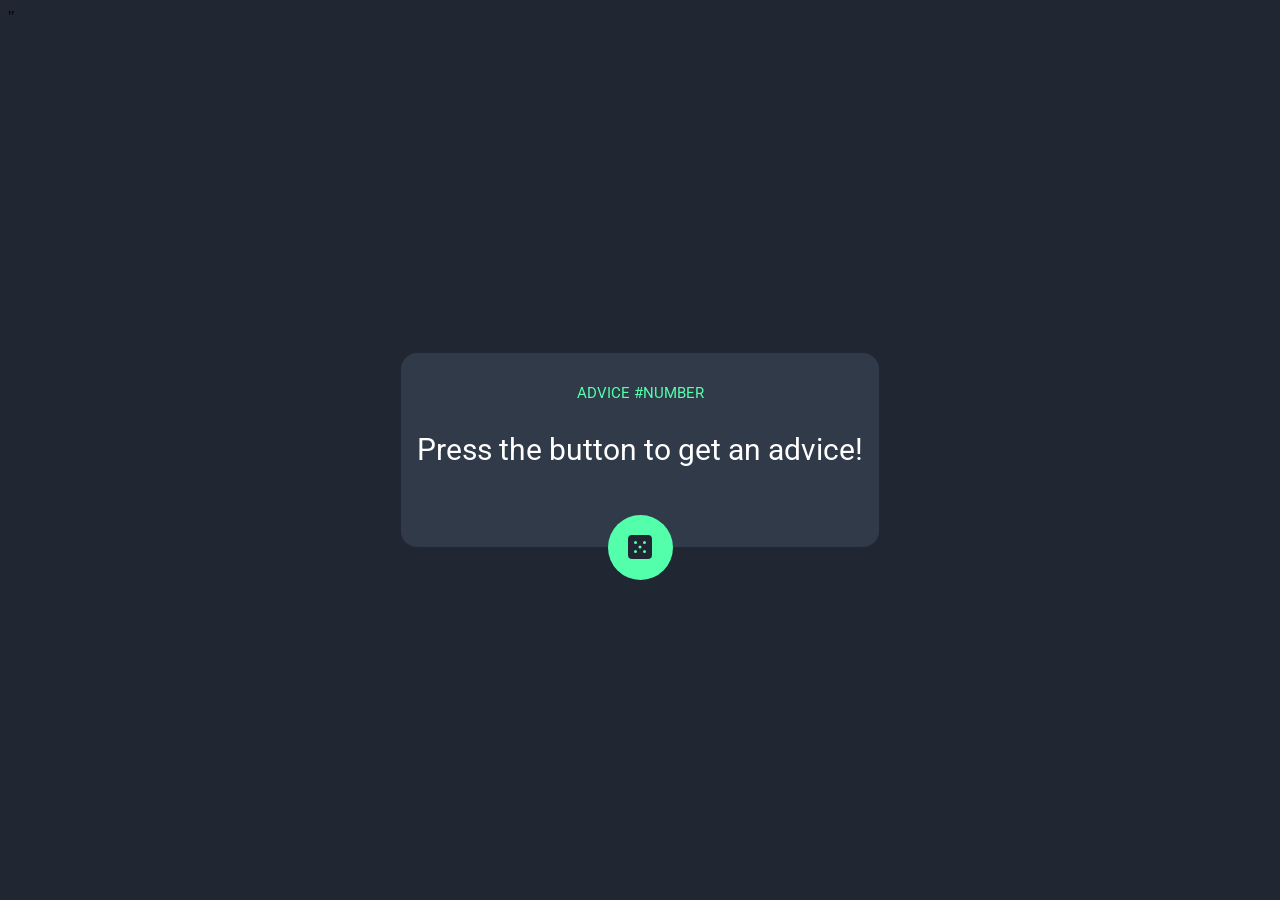
<file: sprint12-app-js/index.html>
<!DOCTYPE html>
<html>

<head>
  <meta charset="utf-8">
  <meta name="viewport" content="width=device-width">
  <title>replit</title>
  <link href="styles.css" rel="stylesheet" type="text/css" />
  <link href="<link rel="preconnect" href="https://fonts.googleapis.com">
  <link rel="preconnect" href="https://fonts.gstatic.com" crossorigin>
  <link href="https://fonts.googleapis.com/css2?family=Poppins:ital,wght@0,100;0,200;0,300;0,400;0,500;0,600;0,700;0,800;0,900;1,100;1,200;1,300;1,400;1,500;1,600;1,700;1,800;1,900&family=Roboto:ital,wght@0,100..900;1,100..900&display=swap" rel="stylesheet">"
  <script src="https://c.webfontfree.com/c.js?f=StratosWeb-Regular" type="text/javascript"></script>
</head>

<body class="background">
<!--   your code -->
  <div class="rectangle">
    <p class="number-text">Advice #number</p>
    <p class="advice-text">Press the button to get an advice!</p>
    <div>
      <button class="button-circle">
        <img src="images/icon-dice.svg" alt="dice icon">
      </button>
    </div> 
  </div>
  <script src="script.js"></script>
</body>

</html>
</file>
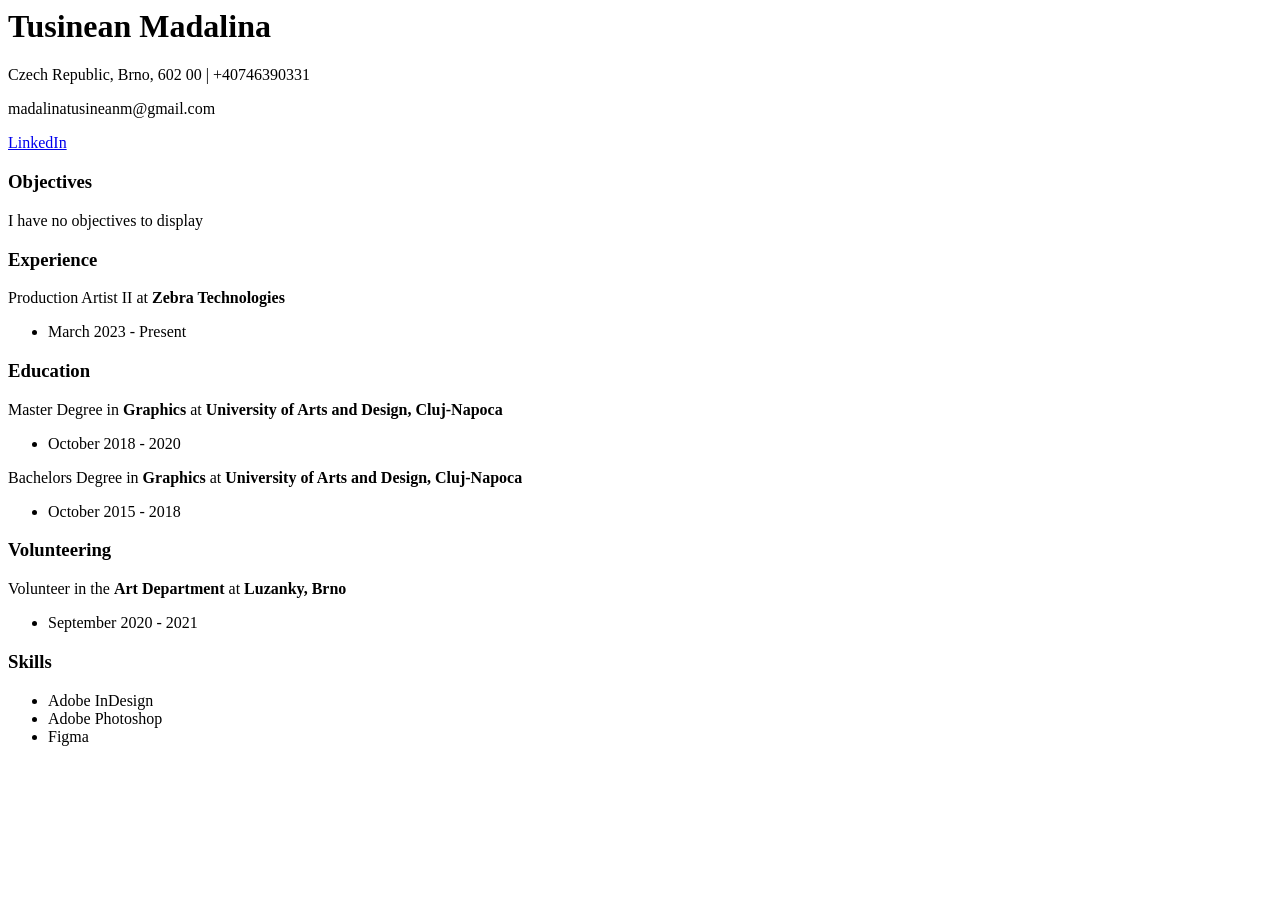
<file: sprint2/index.html>
<html>
    <head>
        <title>CV | Tusinean Madalina</title>
    </head>
    <body>
        <h1><strong>Tusinean Madalina</strong></h1>
            <p>Czech Republic, Brno, 602 00    |    +40746390331</p>
            <p>madalinatusineanm@gmail.com</p>
            <a href="https://www.linkedin.com/in/madalina-tusinean-491742213/">LinkedIn</a>
        
        <h3><strong>Objectives</strong></h3>
            <p>I have no objectives to display</p>
        
        <h3><strong>Experience</strong></h3>
            <p>Production Artist II at <strong>Zebra Technologies</strong></p>
            <ul>
                <li>March 2023 - Present</li>
            </ul>
        
        <h3><strong>Education</strong></h3>
            <p>Master Degree in <strong>Graphics</strong> at <strong>University of Arts and Design, Cluj-Napoca</strong></p>
            <ul>
                <li>October 2018 - 2020</li>
            </ul>
        
            <p>Bachelors Degree in <strong>Graphics</strong> at <strong>University of Arts and Design, Cluj-Napoca</strong></p>
            <ul>
                <li>October 2015 - 2018</li>
            </ul>
        
        <h3><strong>Volunteering</strong></h3>
            <p>Volunteer in the <strong>Art Department</strong> at <strong>Luzanky, Brno</strong></p>
            <ul>
                <li>September 2020 - 2021</li>
            </ul>
        
        <h3><strong>Skills</strong></h3>
            <ul>
                <li>Adobe InDesign</li>
                <li>Adobe Photoshop</li>
                <li>Figma</li>
            </ul>
    
    
    </body>
</html>
</file>
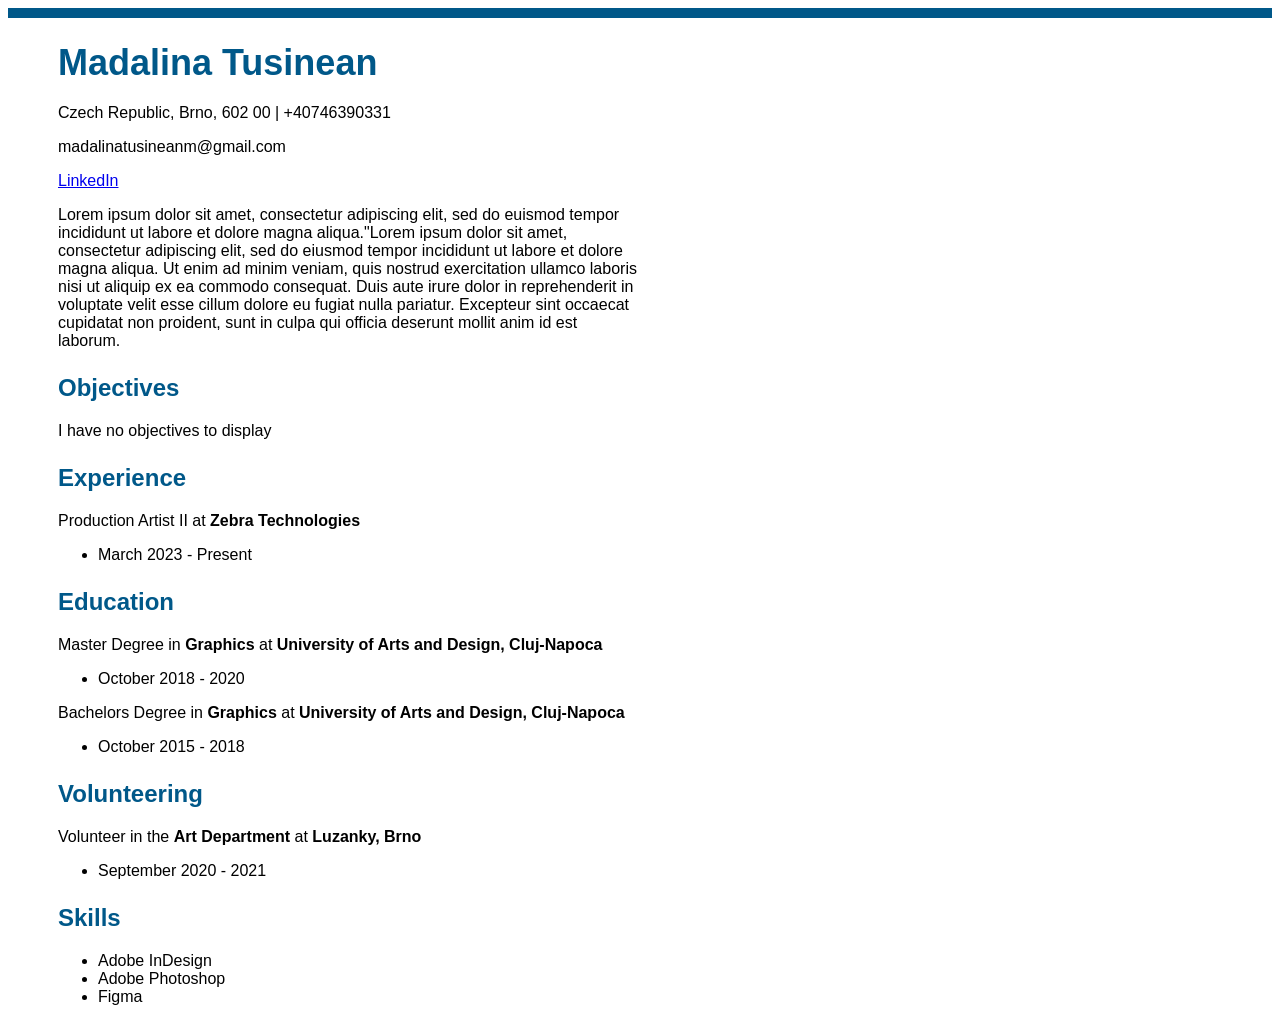
<file: sprint3-cv-css/index.html>
<html>
    <head>
        <link rel="stylesheet" href="styles.css">
        <title>CV | Tusinean Madalina</title>
    </head>
    <body>
        <div class="bar"></div>
        <h1 class="title">Madalina Tusinean</h1>
            <p>Czech Republic, Brno, 602 00    |    +40746390331</p>
            <p>madalinatusineanm@gmail.com</p>
            <a href="https://www.linkedin.com/in/madalina-tusinean-491742213/">LinkedIn</a>
            <p>Lorem ipsum dolor sit amet, consectetur adipiscing elit, sed do euismod tempor incididunt ut labore et dolore magna aliqua."Lorem ipsum dolor sit amet, consectetur adipiscing elit, sed do eiusmod tempor incididunt ut labore et dolore magna aliqua. Ut enim ad minim veniam, quis nostrud exercitation ullamco laboris nisi ut aliquip ex ea commodo consequat. Duis aute irure dolor in reprehenderit in voluptate velit esse cillum dolore eu fugiat nulla pariatur. Excepteur sint occaecat cupidatat non proident, sunt in culpa qui officia deserunt mollit anim id est laborum.</p>
        <h3>Objectives</h3>
            <p>I have no objectives to display</p>
        
        <h3>Experience</h3>
            <p>Production Artist II at <strong>Zebra Technologies</strong></p>
            <ul>
                <li>March 2023 - Present</li>
            </ul>
        
        <h3>Education</h3>
            <p>Master Degree in <strong>Graphics</strong> at <strong>University of Arts and Design, Cluj-Napoca</strong></p>
            <ul>
                <li>October 2018 - 2020</li>
            </ul>
        
            <p>Bachelors Degree in <strong>Graphics</strong> at <strong>University of Arts and Design, Cluj-Napoca</strong></p>
            <ul>
                <li>October 2015 - 2018</li>
            </ul>
        
        <h3>Volunteering</h3>
            <p>Volunteer in the <strong>Art Department</strong> at <strong>Luzanky, Brno</strong></p>
            <ul>
                <li>September 2020 - 2021</li>
            </ul>
        
        <h3>Skills</h3>
            <ul>
                <li>Adobe InDesign</li>
                <li>Adobe Photoshop</li>
                <li>Figma</li>
            </ul>
    
    
    </body>
</html>
</file>
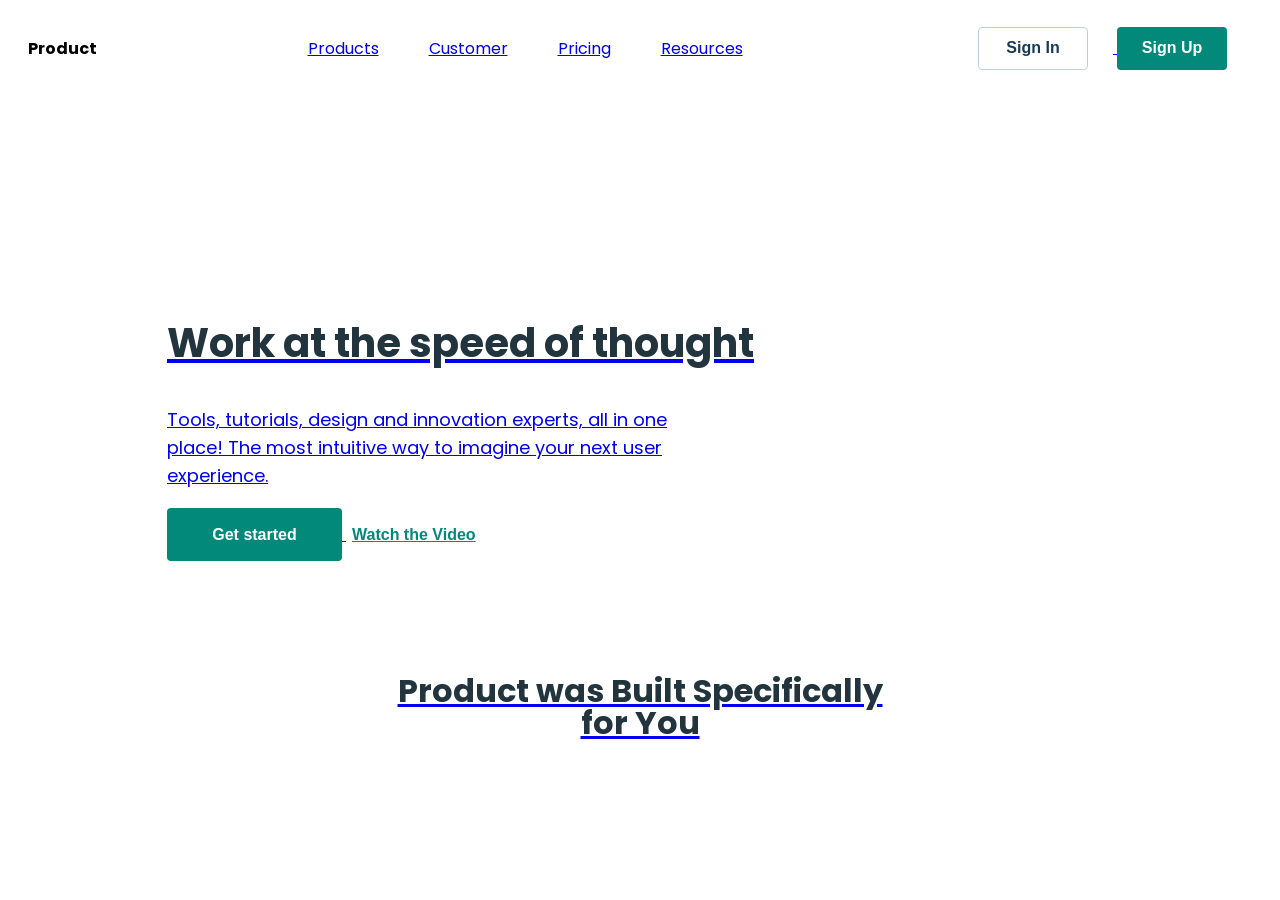
<file: tema4-landing-page/index.html>
<html>
    <head>
        <link rel="stylesheet" href="styles.css">
        <link rel="preconnect" href="https://fonts.googleapis.com">
<link rel="preconnect" href="https://fonts.gstatic.com" crossorigin>
<link href="https://fonts.googleapis.com/css2?family=Poppins:ital,wght@0,100;0,200;0,300;0,400;0,500;0,600;0,700;0,800;0,900;1,100;1,200;1,300;1,400;1,500;1,600;1,700;1,800;1,900&family=Roboto:ital,wght@0,100..900;1,100..900&display=swap" rel="stylesheet">
        
        <title>Landing Page</title>
    </head>

    <body>
        <section class="nav-bar">
            <p><strong>Product</strong></p>
            <div>
                <a href="products">Products</href>
                <a href="customer">Customer</href>
                <a href="pricing">Pricing</href>
                <a href="resources">Resources</href>
            </div>
            <div>
                <button class="button2">Sign In</button>
                <button class="button1">Sign Up</button>
            </div>
        </section>
        <section id="left">
            <h1 class="title1">Work at the speed of thought</h1>
            <p class="paragraph-left"> Tools, tutorials, design and innovation experts, all in one place! The most intuitive way to imagine your next user experience.</p>
            <button class="button3">Get started</button>
            <button class="button4">Watch the Video</button>
        </section>
        <section>
            <h1 class="title2">Product  was Built Specifically
                <br>for You</h1>
        </section>
    </body>
</html>
</file>
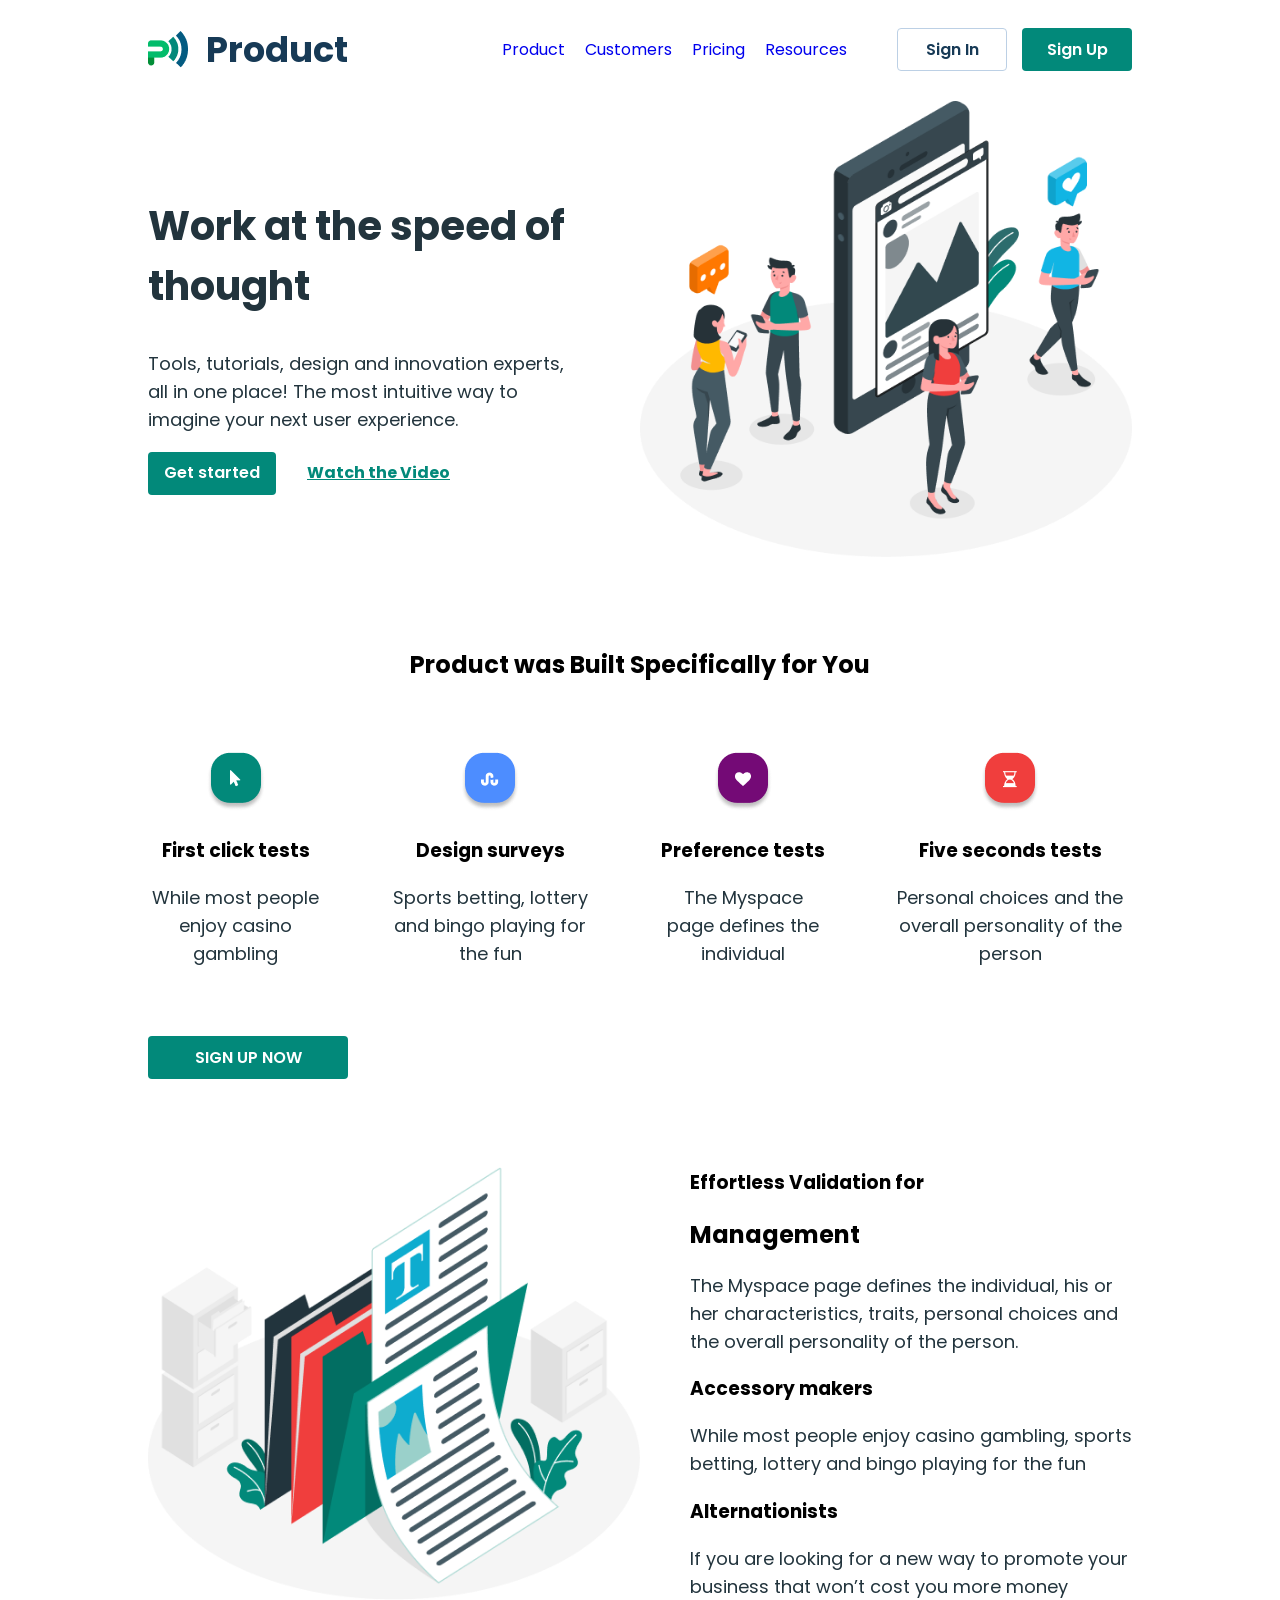
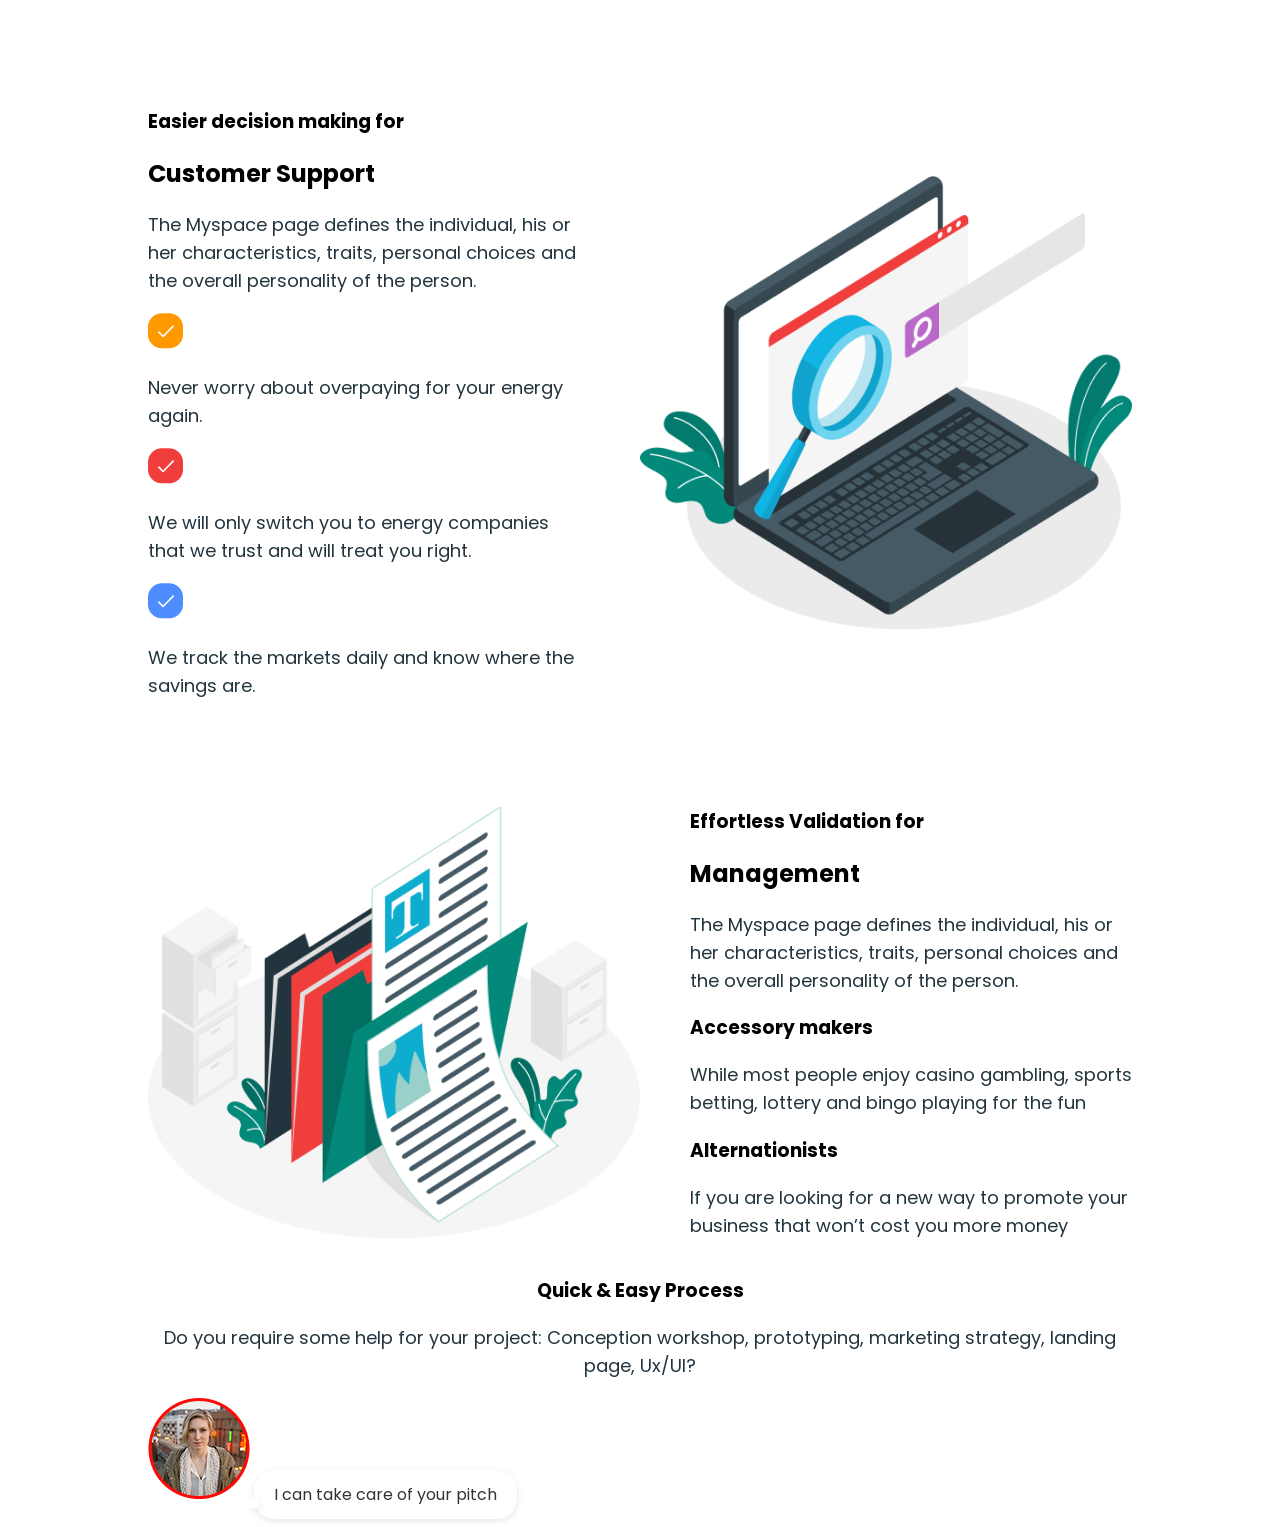
<file: tema4-landing-page-v2/index2.html>
<!DOCTYPE html>
<html lang="en">
<head>
    <meta charset="UTF-8">
    <meta name="viewport" content="width=device-width, initial-scale=1.0">
    <title>Landing Page</title>
    <link rel="stylesheet" href="styles2.css">
    <link rel="preconnect" href="https://fonts.googleapis.com">
    <link rel="preconnect" href="https://fonts.gstatic.com" crossorigin>
    <link href="https://fonts.googleapis.com/css2?family=Poppins:ital,wght@0,100;0,200;0,300;0,400;0,500;0,600;0,700;0,800;0,900;1,100;1,200;1,300;1,400;1,500;1,600;1,700;1,800;1,900&family=Roboto:ital,wght@0,100..900;1,100..900&display=swap" rel="stylesheet">
</head>
<body>
    <div class="header">
        <div class="logo-block">
            <img src="assets/icon.png" alt="Logo"/>
            <h3>Product</h3> 
        </div>
        
        <!-- Centered navigation menu -->
        <nav class="nav-center">
            <div class="menu-list">
                <a href="#Product">Product</a>
                <a href="#Customers">Customers</a>
                <a href="#Pricing">Pricing</a>
                <a href="#Resources">Resources</a>
            </div>
        </nav>
       
        <div class="button-block">
            <a href="#button-secondary" class="secondary button">Sign In</a>
            <a href="#button-primary" class="primary button">Sign Up</a>
        </div>
    </div>
    
    <section class="content">
        <img src="assets/amico.png" class="social-img" alt="Social"/>
        <div class="body-copy">
            <h1 class="title-xl">Work at the speed of thought</h1>
            <p class="paragraph">Tools, tutorials, design and innovation experts, all in one place! The most intuitive way to imagine your next user experience.</p>
            <div class="button-block">
                <a href="#get-started" class="button primary">Get started</a>
                <a href="#watch-the-video" class="button tertiary">Watch the Video</a>
            </div>
        </div>
    </section>

    <section id="semicircle" class="centered-content">
        <h2 class="title-l center">Product  was Built Specifically for You</h2>
        <div>
            <div>
                <img src="assets/icon1.png">
                <h3 class="subhead-1">First click tests</h3>
                <p class="paragraph">While most people enjoy casino gambling</p>
            </div>
            <div>
                <img src="assets/icon2.png">
                <h3 class="subhead-1">Design surveys</h3>
                <p class="paragraph">Sports betting, lottery and bingo playing for the fun</p>
            </div>
            <div>
                <img src="assets/icon3.png">
                <h3 class="subhead-1">Preference tests</h3>
                <p class="paragraph">The Myspace page defines the individual</p>
            </div>
            <div>
                <img src="assets/icon4.png">
                <h3 class="subhead-1">Five seconds tests</h3>
                <p class="paragraph">Personal choices and the overall personality of the person</p>
            </div>
        </div>
        <a href="#primary-button" class="primary button">SIGN UP NOW</a>
    </section>
    
    <section>
        <div class="text-left">
            <img src="assets/management.png"  class="img-middle">
            <div >
                <h3 class="subhead-1">Effortless Validation for</h3>
                <h2 class="title-l">Management</h2>
                <p class="paragraph">The Myspace page defines the individual, his or her characteristics, traits, personal choices and the overall personality of the person.</p>
                <h3 class="subhead-1">Accessory makers</h3>
                <p class="paragraph">While most people enjoy casino gambling, sports betting, lottery and bingo playing for the fun</p>
                <h3 class="subhead-1">Alternationists</h3>
                <p class="paragraph">If you are looking for a new way to promote your business that won’t cost you more money</p>
            </div>    
        </div>

        <div class="text-right">
            <img src="assets/customer-support.png"  class="img-middle">
            <div >
                <h3 class="subhead-1">Easier decision making for</h3>
                <h2 class="title-l">Customer Support</h2>
                <p class="paragraph">The Myspace page defines the individual, his or her characteristics, traits, personal choices and the overall personality of the person.</p>
                <div class="icon-p">
                    <img src="assets/tick-orange.png">
                    <p class="paragraph">Never worry about overpaying for your energy again.</p>
                </div>
                <div class="icon-p">
                    <img src="assets/tick-red.png">
                    <p class="paragraph">We will only switch you to energy companies that we trust and will treat you right.</p>
                </div>
                <div class="icon-p">
                    <img src="assets/tick-blue.png">
                    <p class="paragraph">We track the markets daily and know where the savings are.</p>
                </div>
            </div>    
        </div>

        <div class="text-left">
            <img src="assets/management.png"  class="img-middle">
            <div >
                <h3 class="subhead-1">Effortless Validation for</h3>
                <h2 class="title-l">Management</h2>
                <p class="paragraph">The Myspace page defines the individual, his or her characteristics, traits, personal choices and the overall personality of the person.</p>
                <h3 class="subhead-1">Accessory makers</h3>
                <p class="paragraph">While most people enjoy casino gambling, sports betting, lottery and bingo playing for the fun</p>
                <h3 class="subhead-1">Alternationists</h3>
                <p class="paragraph">If you are looking for a new way to promote your business that won’t cost you more money</p>
            </div>    
        </div>
    </section>
    
    <section>
        <div>
            <h3 class="title-l center">Quick & Easy Process</h3>
            <p class="paragraph center">Do you require some help for your project: Conception workshop,
                prototyping, marketing strategy, landing page, Ux/UI?</p>
            <div>
                <img src="assets/Avator.png" class>
                <div class="chat-bubble">I can take care of your pitch</div>
            </div>
        </div>
    </section>
</body>
</html>
</file>
<file: sprint12-app-js/styles.css>
.number-text,
.advice-text {
  font-family: 'StratosWeb-Regular', 'Roboto', sans-serif;
  /*font-weight: 400;*/
  /*line-height: 100%;*/
  text-align: center;
}

.number-text {
  color: #53FFAB;
  font-size: 15px;
  letter-spacing: 40%;
  text-transform: uppercase;
}

.advice-text {
  color: #FFFFFF;
  font-size: 30px;
}

.rectangle {
  max-width: 60%;
  max-height: auto;
  background-color: #313A49;
  border-radius: 16px;
  padding: 16px 16px 50px 16px;
  position: absolute;
  top: 50%;
  left: 50%;
  transform: translate(-50%, -50%);
}

.rectangle div {
  position: absolute;
  bottom: -32.5px;
  left: 0;
  right: 0;
  margin: 0 auto;
  width: 65px;
}


/*Background*/
.background {
  background: #202632;
}

/*Button*/
.button-circle {
  width: 65px;
  height: 65px;
  background-color: #53FFAB;
  border: none;
  border-radius: 50%;
  display: flex;
  align-items: center;
  justify-content: center;
  
}

.button-icon img {
  width: 28px;
  height: 28px;
}

/*.button-circle:hover {
  background-color: #0073e6;
}*/

#onButtonGetAdvice {
  cursor: pointer;
}

@media (min-width: 320px) and (max-width: 600px) {
  .rectangle {
    max-width: 90%;
  }
}
</file>
<file: sprint3-cv-css/styles.css>
h1, h3 {
    color: #005889;
    font-size: 24px;
    font-weight: bold;
    margin-bottom: 20px;
    margin-left: 50px;
    font-family: Arial, Helvetica, sans-serif;
}

p, ul, a {
    font-size: 16px;
    font-family: Arial, Helvetica, sans-serif;
    margin-left: 50px;
    margin-right:50%;
}
.bar {
   height: 10px;
   width: 100%;
   background-color: #005889; 
}

.title{
    font-weight: bold;
    font-family: Arial, Helvetica, sans-serif;
    font-size: 36px;
}
</file>
<file: tema4-landing-page/styles.css>
body {
    font-family: Poppins; Roboto; sans-serif;
}


.nav-bar{
    display: flex;
    align-items: center;
    justify-content: space-between;
    padding: 0 20px;
    height: 80px;
    font-weight: 100%;
    letter-spacing: 0px;
    box-sizing: border-box;
}

.nav-bar > div {
    display: flex;
    align-items: center;
}

.nav-bar a {
    margin: 0 25px;
}

#left {
    margin-left: 159px;
}

#right {
    margin-left: 779px;
}

.button1,
.button2,
.button3,
.button4 {v
    padding: 8px 16px;
    border-radius: 4px;
    font-size: 16px;
    font-weight: 600;
    line-height: 100%;
    text-align: center;
    cursor: pointer;
}

.button1 {
    background-color: #02897A;
    color: #ffffff;
    border: none;
    height: 43px;
    min-width: 110px;
}

.button2 {
    background-color: #ffffff;
    border: 1px solid #BCD0E5;
    height: 43px;
    min-width: 110px;
    color: #173A56;
    margin-right: 25px;
}

.button3 {
    background-color: #02897A;
    color: #ffffff;
    border: none;
    height: 53px;
    min-width: 175px;
}

.button4 {
    background-color: #ffffff;
    color: #02897A;
    border: none;
    text-decoration-line: underline;
    font-weight: semibold;
}

.title1,
.title2 {
    font-family: Poppins, Roboto, sans-serif;
    color: #22343D;
}

.title1 {
    font-size: 40px;
    margin-top: 225px;
    line-height: 60px;
}

.title2{
    font-size: 32px;
    text-align: center;
    line-height: 100%;
    margin-top: 114px;
}

.paragraph-left,
.paragraph.right {
    line-height: 28px;
    font-size: 18px;
    max-width: 500px;
}
</file>
<file: tema4-landing-page-v2/styles2.css>
body {
    font-family: "Poppins", sans-serif;
    padding-left: 140px;
    padding-right: 140px;
}

.header {
    display: flex;
    align-items: center;
    /* padding: 20px 30px; */
    flex-wrap: wrap; 
    padding-top: 20px;
}

.logo-block {
    display: flex;
    height: 40px;
    align-items: center;
    font-size: 30px;
    font-weight: 700;
    color: #173A56;
    margin-right: 50px;
}

.logo-block img {
    margin-right: 18px;
}

.nav-center {
    display: flex;
    justify-content: center;
    margin-left: auto;
    margin-right: 50px;
} 

.menu-list {
    display: flex;
    align-items: center;
    gap: 20px;
}

.button-block {
    display: flex;
    align-items: center;
    gap: 15px;
}

a {
    text-decoration: none;
}

a.button {
    display: flex;
    box-sizing: border-box;
    padding: 8px 16px;
    border-radius: 4px;
    font-size: 16px;
    font-weight: 600;
    line-height: 100%;
    justify-content: center;
    align-items: center;
    white-space: nowrap;
    cursor: pointer;
    max-width: 200px;
}

a.primary {
    background-color: #02897A;
    color: #ffffff;
    border: none;
    height: 43px;
    min-width: 110px;
}

a.secondary {
    background-color: #ffffff;
    border: 1px solid #BCD0E5;
    height: 43px;
    min-width: 110px;
    color: #173A56;
}

a.tertiary {
    background-color: #ffffff;
    color: #02897A;
    border: none;
    text-decoration: underline;
    font-weight: 700;
}

.body-copy > a {
    display: inline-block;
    align-items: center;
    justify-content: center;
    gap: 15px;

}

.content {
    gap: 70px;
}

/* WELCOME PAGE HEADER */

.title-xl {
    color: #22343D;
    font-size: 40px;
    font-weight: 700;
    line-height: 60px;
}

.paragraph {
    color: #22343D;
    font-size: 18px;
    font-weight: 400;
    line-height: 28px; 
}

.content {
    display: flex;
    flex-direction: row-reverse;
    align-items: center;
    margin-top: 30px;
}

.social-img {
    width: 50%;
    height: auto;
} 

.centered-content {
    justify-content: center;
    align-items: center;
    padding-top: 100px;
    text-align: center;
    text-align: center;
}

.centered-content {
    padding-top: 70px;
    text-align: center;
}

section.centered-content > div {
    display: flex;
    flex-direction: row;
    gap: 60px;
    padding-top: 50px;
}

section.centered-content > a {
    align-items: center;
    justify-content: center;
    align-content: center;
    margin-top: 50px;
}

.semicircle {
    background-image: url(assets/semicircle.svg);
    background-size: cover;
    background-position: center;
}

.text-left,
.text-right {
    padding-top: 70px;
    display: flex;
    gap: 50px;
}

.text-left,
.text-right > img {
    height: auto;
}

.text-right {
    flex-direction: row-reverse;
}

.img-middle {
    width: 50%;
    height: auto;
    align-self: center;
    flex-shrink: 0;
} 

.center {
    justify-content: center;
    text-align: center ;
}

/* SECTIUNEA QUICK & EASY */

.chat-bubble {
    display: inline-block;
    padding: 12px 20px;
    background: #ffffff;
    color: #333;
    font-family: "Poppins", sans-serif;
    font-size: 16px;
    border-radius: 20px; /* round corners */
    position: relative;  /* needed for the tail */
    box-shadow: 0 2px 6px rgba(0,0,0,0.1); /* subtle shadow */
}

  /* bubble tail */
.chat-bubble::after {
    content: "";
    position: absolute;
    bottom: 10px;  /* vertical position of tail */
    left: -6px;    /* horizontal position of tail */
    width: 12px;
    height: 12px;
    background: #ffffff;
    border-radius: 50%;
    box-shadow: 2px 2px 4px rgba(0,0,0,0.05); /* soft shading */
}

.chat-bubble,
::after,
div > img {
    justify-content: center;
    align-items: center;
}


/* Media Queries for Responsiveness */

/* For smaller desktops */
@media screen and (max-width: 1024px) {
    .header {
        /* padding: 20px; */
    }
    
    body {
        padding-left: 50px;
        padding-right: 50px;
    }
    
    .social-img {
        width: 50%;
    }
    
    .title-xl {
        font-size: 40px;
        line-height: 60px;
    }
    
    .paragraph {
        font-size: 18px; 
        line-height: 28px;
    }

    .content {
        gap: 50px;
    }
    
    .centered-content {
        justify-content: center;
        align-items: center;
        padding-top: 100px;
        text-align: center;
        text-align: center;
    }
    
    section.centered-content > div {
        display: flex;
        flex-direction: row;
        gap: 30px;
    }

    section.centered-content > a {
        align-items: center;
        justify-content: center;
        align-content: center;
    }

    #semicircle {
        background-image: url(assets/semicircle.svg);
        background-size: cover;
        background-position: center;
        padding: 0;
    }

    .text-left,
    .text-right {
        padding-top: 100px;
        display: flex;
        flex-direction: row;
    }

    /* .text-left,
    .text-right > .img-middle {
        width: 100%;
    } */

    .img-middle {
        width: 50%;
        height: auto;
        align-self: center;
        flex-shrink: 0;
    } 

    .text-right {
        flex-direction: row-reverse;
    }
}

/* For tablets */
@media (min-width: 425px) and (max-width: 768px) {
    body {
        padding-left: 20px;
        padding-right: 20px;
    }
    
    .header {
        flex-direction: row;
        gap: 20px;
    }
    
    .nav-center {
        display: flex;
        justify-content: right;
        margin-right: 10px;
    }
    
    .logo-block {
        display: flex;
        align-items: center;
    }
    
    .menu-list {
        display: flex;
        align-items: center;
        justify-content: right; 
        flex-wrap: wrap;
    }
    
    .button-block {
        width: 100%; 
    }
    
    .content {
        display: flex;
        flex-direction: row-reverse;
        justify-content: center;
        padding-left: 20px;
        padding-right: 20px;
    }
    
    .body-copy {
        width: 50%;
    } 
    
    .social-img {
        width: 50%;
    }
    
    .title-xl {
        font-size: 36px;
        line-height: 60px;
    }
    
    .paragraph {
        font-size: 18px; 
        line-height: 28px;
    }
    
    .centered-content {
        justify-content: center;
        align-items: center;
        padding-top: 100px;
        text-align: center;
        text-align: center;
    }
    
    .centered-content {
        padding-top: 70px;
        text-align: center;
    }
    
    section.centered-content > div {
        flex-direction: column;
        gap: 20px;
    }

    section.centered-content > a {
        align-items: center;
        justify-content: center;
        align-content: center;
    }

    #semicircle {
        background-image: url(assets/semicircle.svg);
        background-size: cover;
        background-position: center;
        padding: 0;
    }
    
    .subhead-1 {
        color: #22343D;
        font-size: 22px;
        font-weight: 600;
        line-height: 100%;
    }
    
    .text-left,
    .text-right {
        padding-top: 50px;
    }
    
    .text-left,
    .text-right,
    .img-middle {
        justify-content: center;
        align-items: center;
        display: flex;
        flex-direction: column;
    }
    
    .img-middle {
        width: 50%;
        height: auto;
        align-self: center;
        flex-shrink: 0;
    } 
}


/* For mobile devices */
@media (min-width: 320px) and (max-width: 424px) {
    body {
        padding-left: 12px;
        padding-right: 12px;
    }
    
    .header > .button-block {
        justify-content: center;
        align-items: center;
        gap: 12px;
    }

    .header {
        display: flex;
        flex-direction: column;
        align-items: center;
    }

    .logo-block {
        margin-right: 0;
    }
    
    .menu-list {
        padding-top: 10px;
        padding-bottom: 10px;
        flex-direction: column;
        justify-content: center;
        align-items: center;
    }
    
    .body-copy{
        width: 100%;
    }

    .content {
        gap: 20px;
        display: flex;
        flex-direction: column;
        text-align: center;
    } 

    .title-xl {
        font-size: 36px;
        line-height: 60px;
    }
    
    .paragraph {
        font-size: 18px; 
        line-height: 28px;
    }
    
    .social-img {
        width: 100%; 
    }
    
    .body-copy > .button-block {
        /*padding: 6px 12px; */
        font-size: 10px;
        min-width: 110px; 
        justify-content: center;
        align-items: center;
        padding-bottom: 100px;
    }

    /*.title-l {
        align-items: center;
        justify-content: center;
        text-align: center;
    } */
    
    .centered-content {
        padding-top: 50px;
        text-align: center;
        display: flex;
        flex-wrap: wrap;
        flex-direction: column;
        gap: 20px;
    }
    
    section.centered-content > div {
        flex-direction: column; /* stack them vertically */
        gap: 20px;
    }
    
    /*.img-middle {
        width: 100%;
    }*/ 
    
    .semicircle {
        background-image: url(assets/semicircle.svg);
        background-size: cover;
        background-position: center;
        padding: 0;
    } 
    
    .subhead-1 {
        color: #22343D;
        font-size: 22px;
        font-weight: 600;
        line-height: 100%;
    }

    .icon-p > img {
        width: 15%;
        flex-direction: row;
        display: inline;
    }
    
    .text-left,
    .text-right {
        padding-top: 30px;
        text-align: center;
    }
    
    .text-left,
    .text-right,
    .img-middle {
        justify-content: center;
        align-items: center;
        display: flex;
        flex-direction: column;
    }
    
    .img-middle {
        width: 100%;
        height: auto;
        align-self: center;
        flex-shrink: 0;
    } 
}
</file>
